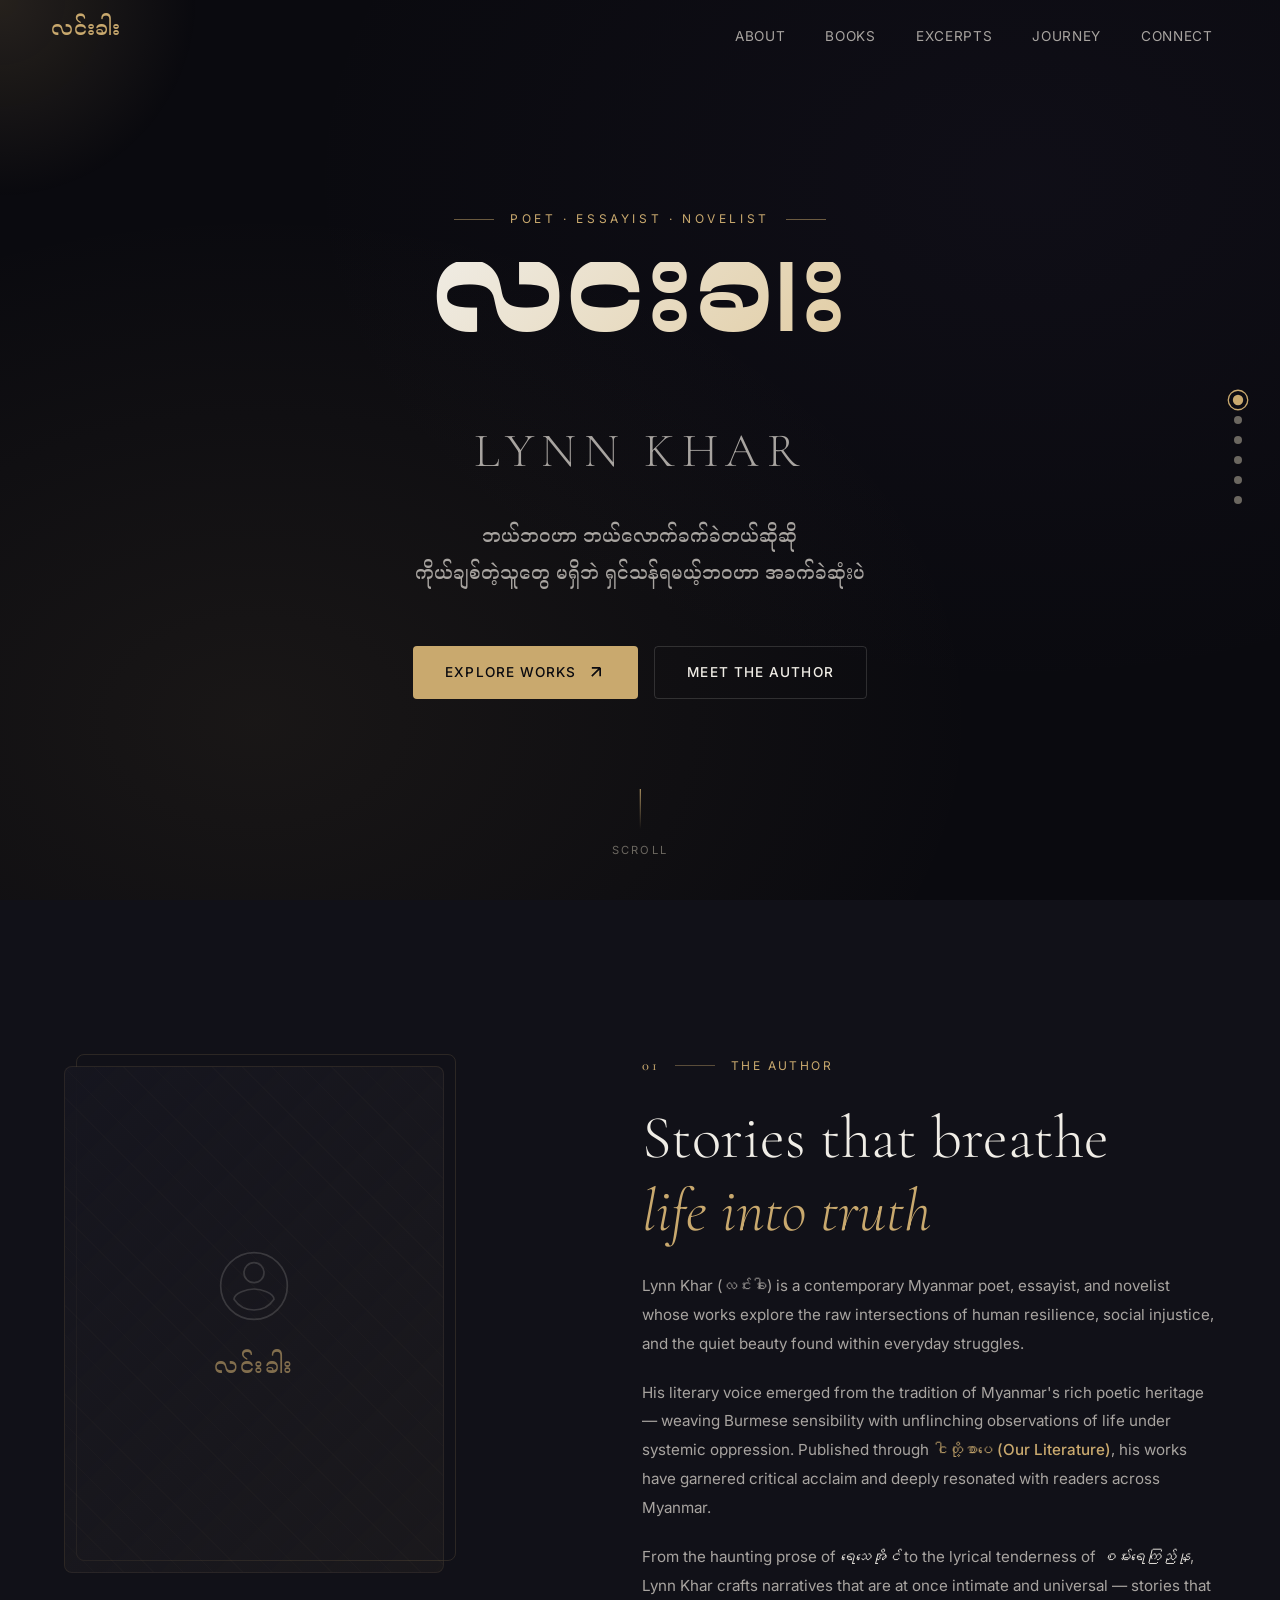
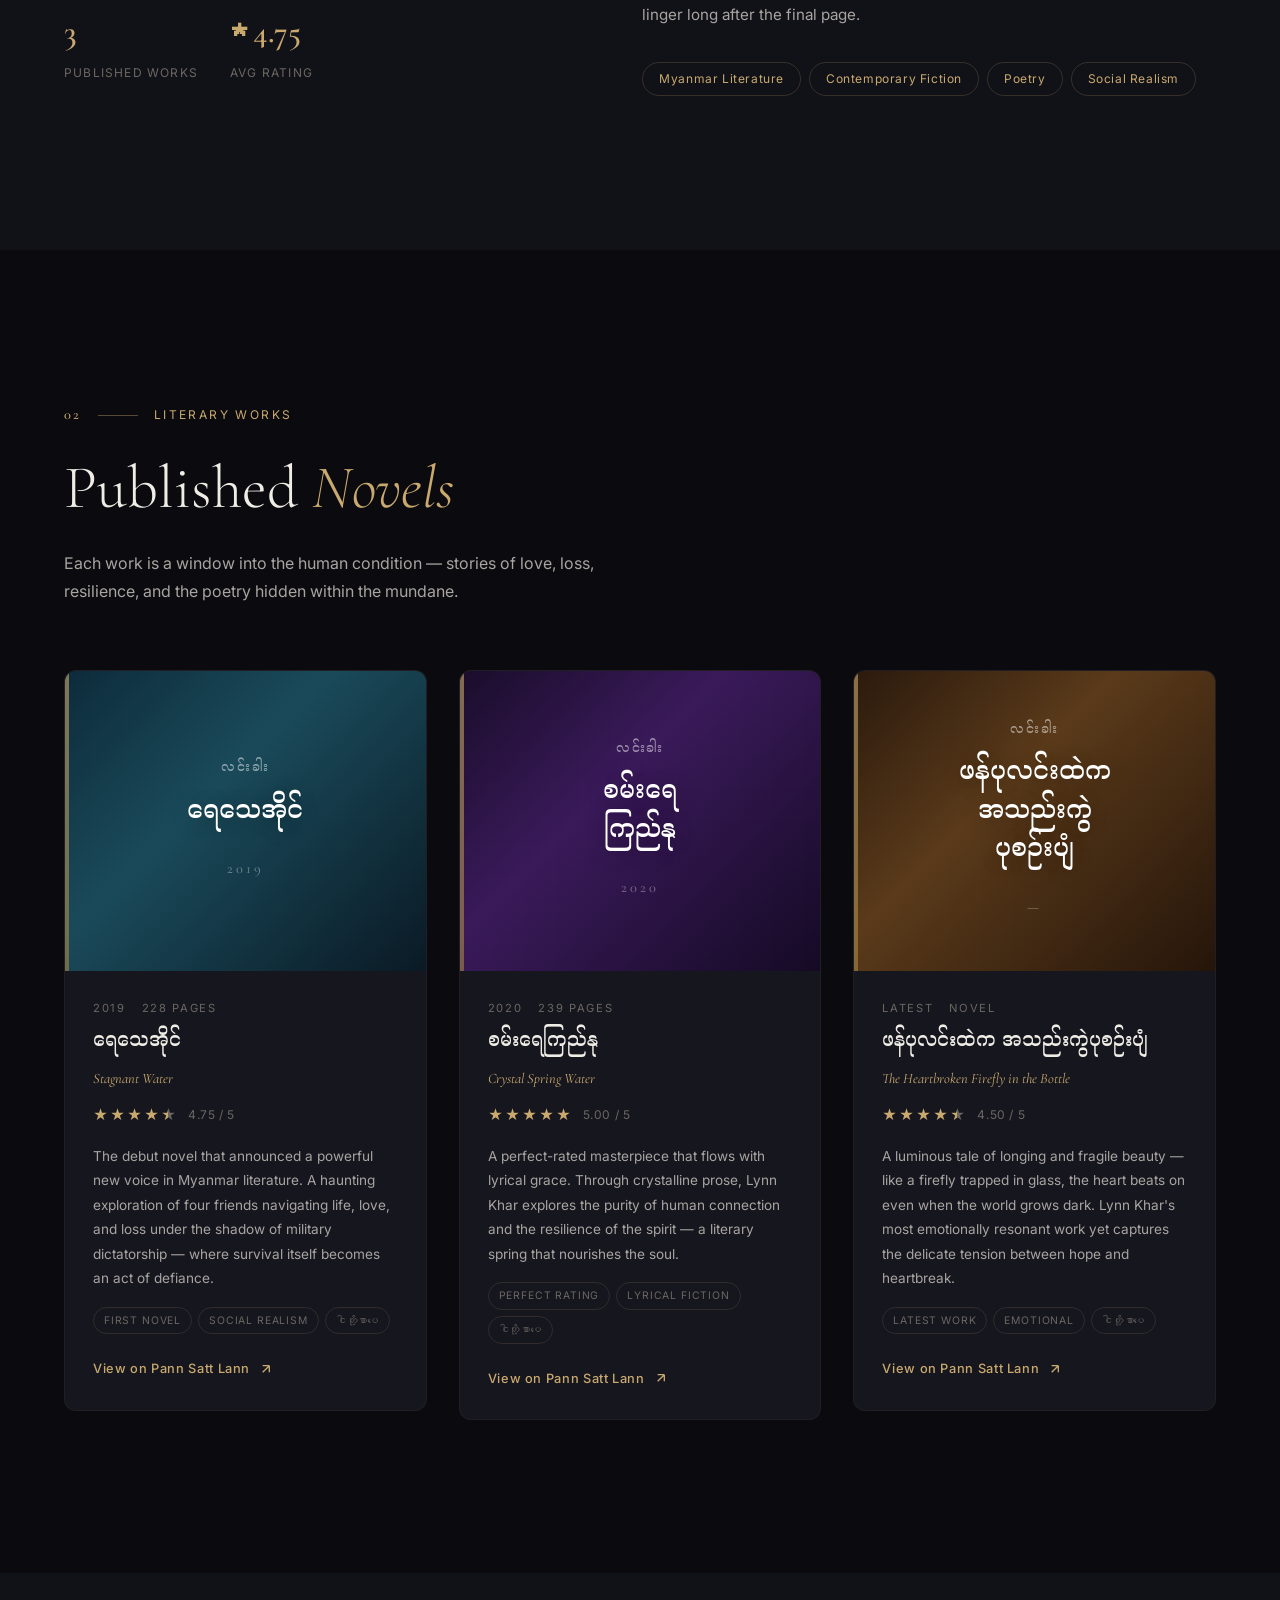
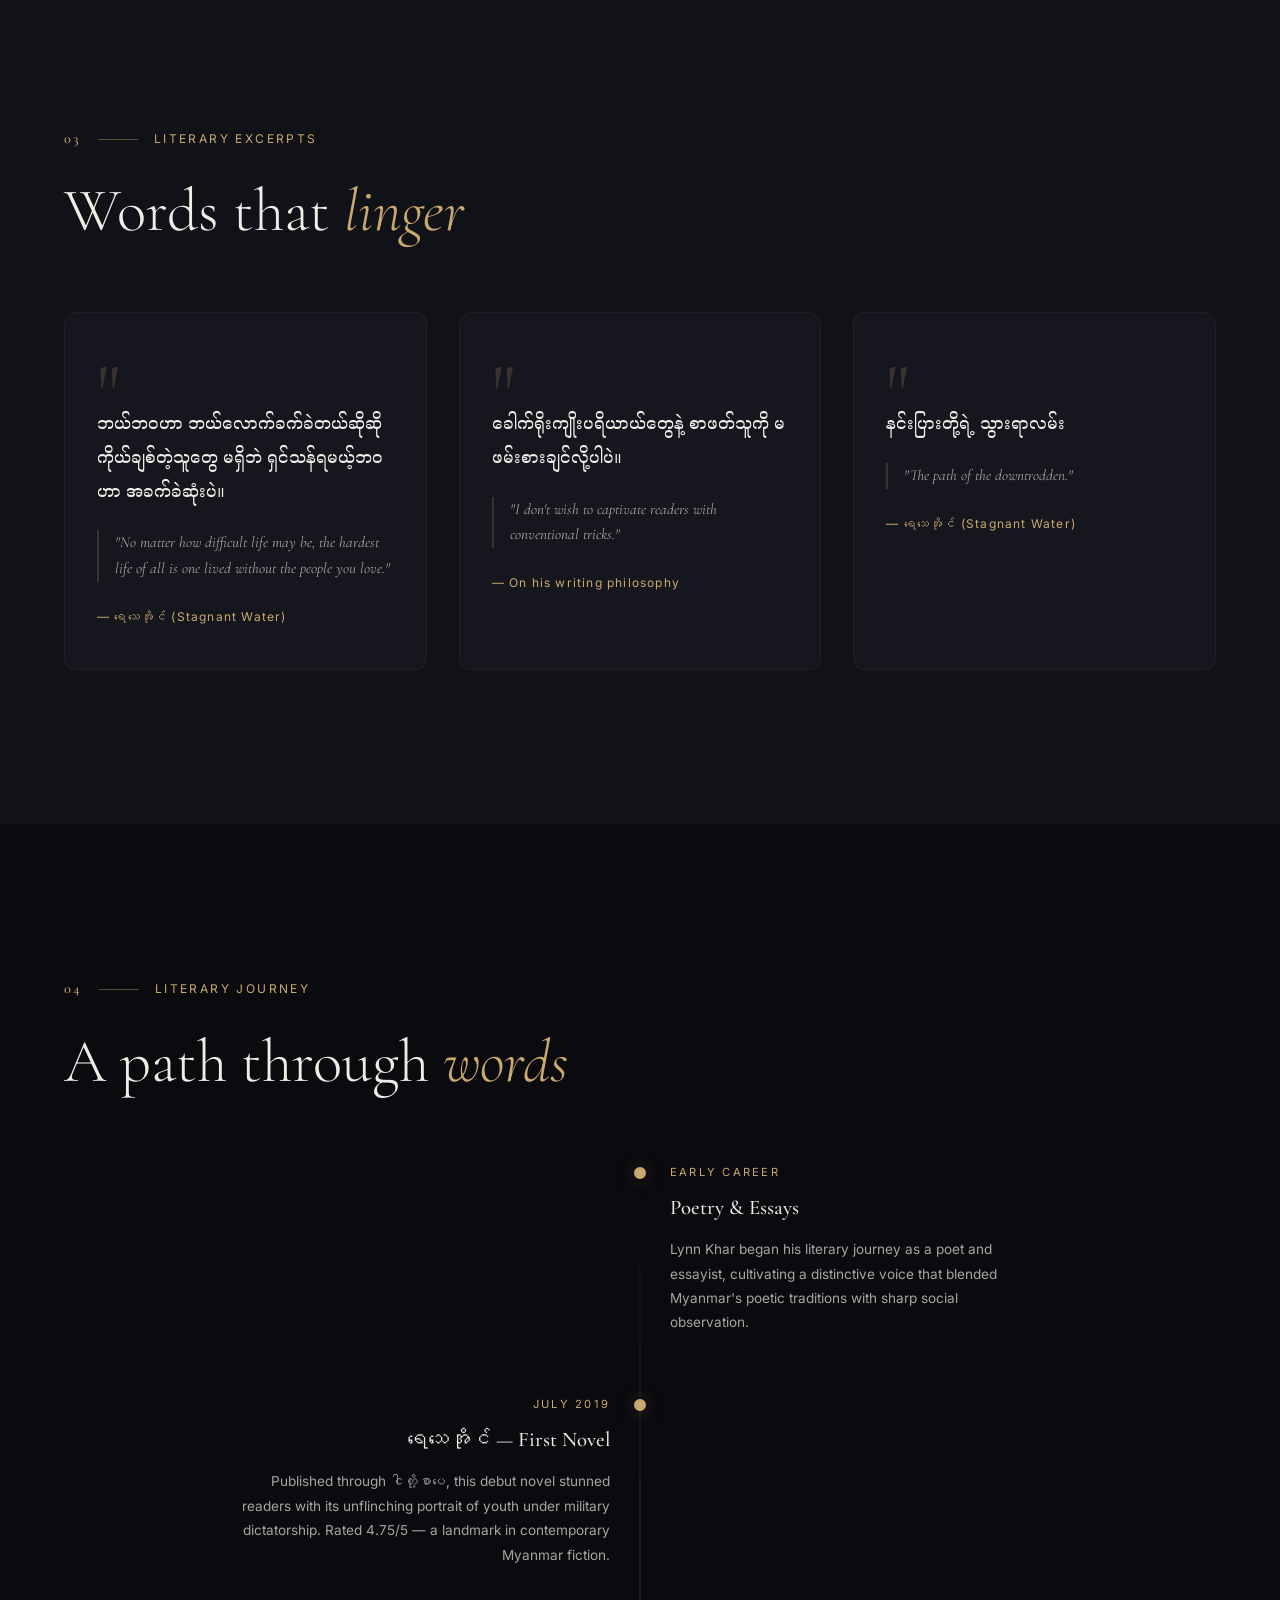
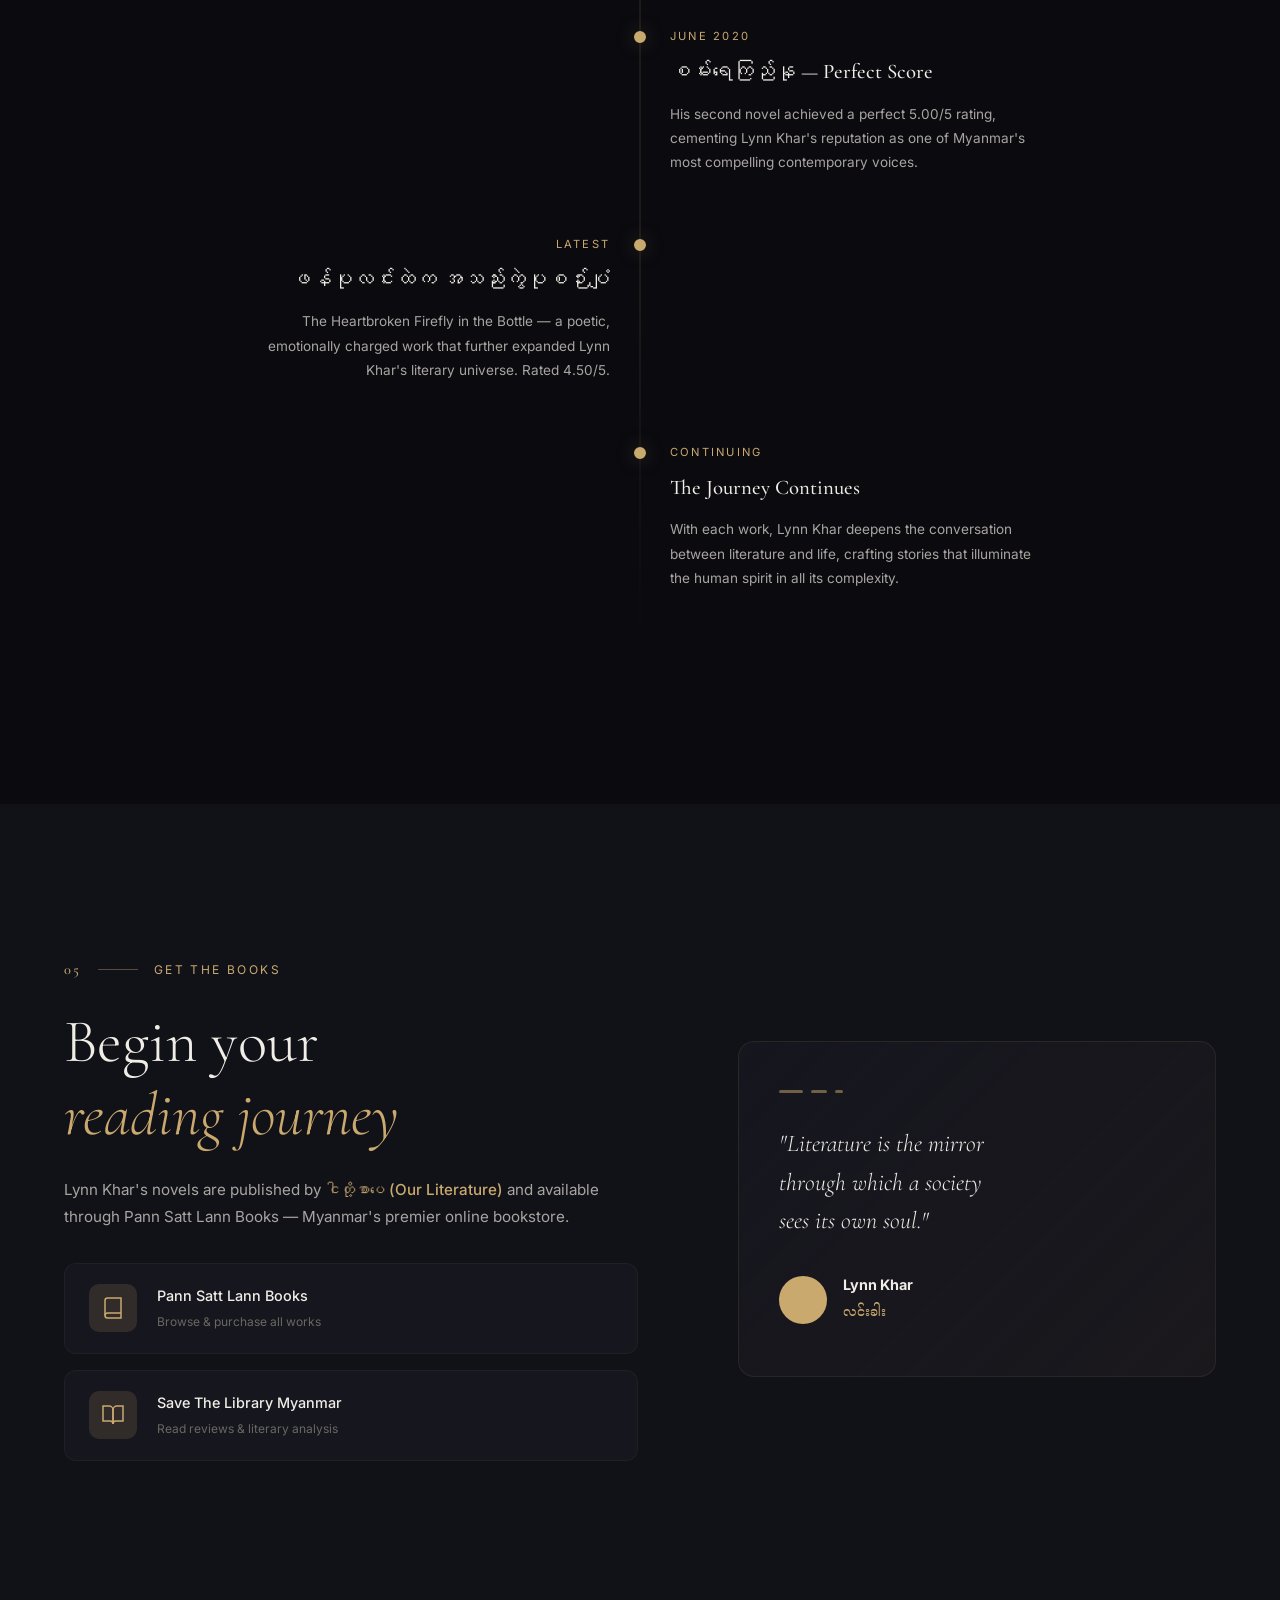
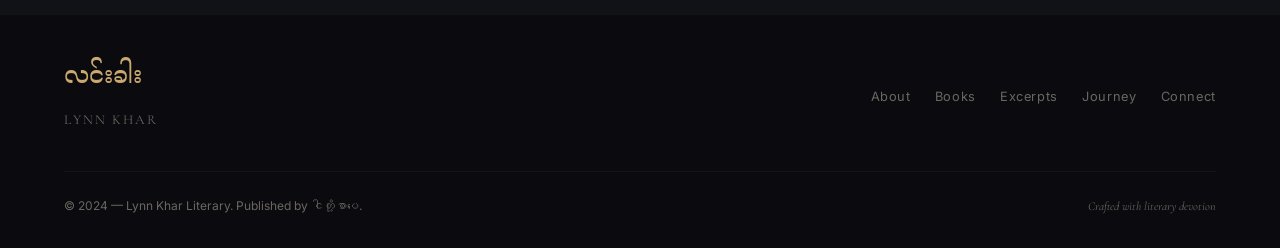
<file: lynn-khar/index.html>
<!DOCTYPE html>
<html lang="my">
<head>
    <meta charset="UTF-8">
    <meta name="viewport" content="width=device-width, initial-scale=1.0">
    <title>လင်းခါး — Lynn Khar | Poet · Essayist · Novelist</title>
    <meta name="description" content="Official promo page for Myanmar author Lynn Khar (လင်းခါး) — poet, essayist and novelist. Explore his literary works including ရေသေအိုင်, စမ်းရေကြည်နု, and ဖန်ပုလင်းထဲက အသည်းကွဲပုစဉ်းပျံ.">
    <link rel="preconnect" href="https://fonts.googleapis.com">
    <link rel="preconnect" href="https://fonts.gstatic.com" crossorigin>
    <link href="https://fonts.googleapis.com/css2?family=Cormorant+Garamond:ital,wght@0,300;0,400;0,500;0,600;0,700;1,300;1,400;1,500&family=Inter:wght@300;400;500;600&family=Noto+Serif+Myanmar:wght@100;200;300;400;500;600;700;800;900&display=swap" rel="stylesheet">
    <link rel="stylesheet" href="style.css">
</head>
<body>
    <!-- Cursor glow effect -->
    <div class="cursor-glow" id="cursorGlow"></div>

    <!-- Navigation -->
    <nav class="nav" id="nav">
        <div class="nav-inner">
            <a href="#hero" class="nav-logo">
                <span class="nav-logo-mm">လင်းခါး</span>
            </a>
            <button class="nav-toggle" id="navToggle" aria-label="Toggle menu">
                <span></span>
                <span></span>
                <span></span>
            </button>
            <ul class="nav-links" id="navLinks">
                <li><a href="#about" data-text="About">About</a></li>
                <li><a href="#books" data-text="Books">Books</a></li>
                <li><a href="#excerpts" data-text="Excerpts">Excerpts</a></li>
                <li><a href="#timeline" data-text="Journey">Journey</a></li>
                <li><a href="#contact" data-text="Connect">Connect</a></li>
            </ul>
        </div>
    </nav>

    <!-- Floating page indicator -->
    <div class="page-indicator" id="pageIndicator">
        <div class="indicator-dot active" data-section="hero"></div>
        <div class="indicator-dot" data-section="about"></div>
        <div class="indicator-dot" data-section="books"></div>
        <div class="indicator-dot" data-section="excerpts"></div>
        <div class="indicator-dot" data-section="timeline"></div>
        <div class="indicator-dot" data-section="contact"></div>
    </div>

    <!-- ===== HERO SECTION ===== -->
    <section class="hero" id="hero">
        <div class="hero-bg">
            <div class="hero-particles" id="heroParticles"></div>
            <div class="hero-gradient"></div>
        </div>
        <div class="hero-content">
            <div class="hero-badge reveal-up">
                <span class="badge-line"></span>
                <span>Poet · Essayist · Novelist</span>
                <span class="badge-line"></span>
            </div>
            <h1 class="hero-title">
                <span class="hero-title-mm reveal-up" style="--delay: 0.2s">လင်းခါး</span>
                <span class="hero-title-en reveal-up" style="--delay: 0.4s">Lynn Khar</span>
            </h1>
            <p class="hero-subtitle reveal-up" style="--delay: 0.6s">
                ဘယ်ဘဝဟာ ဘယ်လောက်ခက်ခဲတယ်ဆိုဆို<br>
                ကိုယ်ချစ်တဲ့သူတွေ မရှိဘဲ ရှင်သန်ရမယ့်ဘဝဟာ အခက်ခဲဆုံးပဲ
            </p>
            <div class="hero-cta reveal-up" style="--delay: 0.8s">
                <a href="#books" class="btn btn-primary">
                    <span>Explore Works</span>
                    <svg width="20" height="20" viewBox="0 0 24 24" fill="none" stroke="currentColor" stroke-width="2"><path d="M7 17L17 7M17 7H7M17 7V17"/></svg>
                </a>
                <a href="#about" class="btn btn-ghost">
                    <span>Meet the Author</span>
                </a>
            </div>
        </div>
        <div class="hero-scroll-indicator">
            <div class="scroll-line"></div>
            <span>Scroll</span>
        </div>
    </section>

    <!-- ===== ABOUT SECTION ===== -->
    <section class="section about" id="about">
        <div class="section-inner">
            <div class="about-grid">
                <div class="about-visual reveal-left">
                    <div class="about-image-frame">
                        <div class="about-image-placeholder">
                            <div class="placeholder-icon">
                                <svg width="80" height="80" viewBox="0 0 24 24" fill="none" stroke="currentColor" stroke-width="0.5" opacity="0.4">
                                    <path d="M12 2C6.48 2 2 6.48 2 12s4.48 10 10 10 10-4.48 10-10S17.52 2 12 2zm0 3c1.66 0 3 1.34 3 3s-1.34 3-3 3-3-1.34-3-3 1.34-3 3-3zm0 14.2c-2.5 0-4.71-1.28-6-3.22.03-1.99 4-3.08 6-3.08 1.99 0 5.97 1.09 6 3.08-1.29 1.94-3.5 3.22-6 3.22z"/>
                                </svg>
                            </div>
                            <span class="placeholder-text">လင်းခါး</span>
                        </div>
                        <div class="about-image-decoration"></div>
                    </div>
                    <div class="about-stats">
                        <div class="stat-item">
                            <span class="stat-number" data-count="3">0</span>
                            <span class="stat-label">Published Works</span>
                        </div>
                        <div class="stat-item">
                            <span class="stat-number">★ 4.75</span>
                            <span class="stat-label">Avg Rating</span>
                        </div>
                    </div>
                </div>
                <div class="about-content reveal-right">
                    <div class="section-label">
                        <span class="label-number">01</span>
                        <span class="label-line"></span>
                        <span>The Author</span>
                    </div>
                    <h2 class="section-title">
                        Stories that breathe<br>
                        <em>life into truth</em>
                    </h2>
                    <div class="about-text">
                        <p>
                            Lynn Khar (လင်းခါး) is a contemporary Myanmar poet, essayist, and novelist whose works explore the raw intersections of human resilience, social injustice, and the quiet beauty found within everyday struggles.
                        </p>
                        <p>
                            His literary voice emerged from the tradition of Myanmar's rich poetic heritage — weaving Burmese sensibility with unflinching observations of life under systemic oppression. Published through <strong>ငါတို့စာပေ (Our Literature)</strong>, his works have garnered critical acclaim and deeply resonated with readers across Myanmar.
                        </p>
                        <p>
                            From the haunting prose of <em>ရေသေအိုင်</em> to the lyrical tenderness of <em>စမ်းရေကြည်နု</em>, Lynn Khar crafts narratives that are at once intimate and universal — stories that linger long after the final page.
                        </p>
                    </div>
                    <div class="about-tags">
                        <span class="tag">Myanmar Literature</span>
                        <span class="tag">Contemporary Fiction</span>
                        <span class="tag">Poetry</span>
                        <span class="tag">Social Realism</span>
                    </div>
                </div>
            </div>
        </div>
    </section>

    <!-- ===== BOOKS SECTION ===== -->
    <section class="section books" id="books">
        <div class="section-inner">
            <div class="section-header reveal-up">
                <div class="section-label">
                    <span class="label-number">02</span>
                    <span class="label-line"></span>
                    <span>Literary Works</span>
                </div>
                <h2 class="section-title">Published <em>Novels</em></h2>
                <p class="section-desc">Each work is a window into the human condition — stories of love, loss, resilience, and the poetry hidden within the mundane.</p>
            </div>
            <div class="books-grid">

                <!-- Book 1 -->
                <article class="book-card reveal-up" style="--delay: 0.1s">
                    <div class="book-card-inner">
                        <div class="book-cover">
                            <div class="book-cover-art book-1">
                                <div class="cover-pattern"></div>
                                <div class="cover-content">
                                    <span class="cover-author">လင်းခါး</span>
                                    <h3 class="cover-title">ရေသေအိုင်</h3>
                                    <span class="cover-year">2019</span>
                                </div>
                            </div>
                            <div class="book-spine"></div>
                        </div>
                        <div class="book-info">
                            <div class="book-meta">
                                <span class="book-year">2019</span>
                                <span class="book-pages">228 pages</span>
                            </div>
                            <h3 class="book-title">ရေသေအိုင်</h3>
                            <p class="book-title-en">Stagnant Water</p>
                            <div class="book-rating">
                                <div class="stars">
                                    <span class="star filled">★</span>
                                    <span class="star filled">★</span>
                                    <span class="star filled">★</span>
                                    <span class="star filled">★</span>
                                    <span class="star half">★</span>
                                </div>
                                <span class="rating-text">4.75 / 5</span>
                            </div>
                            <p class="book-desc">
                                The debut novel that announced a powerful new voice in Myanmar literature. A haunting exploration of four friends navigating life, love, and loss under the shadow of military dictatorship — where survival itself becomes an act of defiance.
                            </p>
                            <div class="book-tags">
                                <span>First Novel</span>
                                <span>Social Realism</span>
                                <span>ငါတို့စာပေ</span>
                            </div>
                            <a href="https://www.pannsattlann.com/product/yay-thay-eain/" target="_blank" rel="noopener" class="book-link">
                                <span>View on Pann Satt Lann</span>
                                <svg width="16" height="16" viewBox="0 0 24 24" fill="none" stroke="currentColor" stroke-width="2"><path d="M7 17L17 7M17 7H7M17 7V17"/></svg>
                            </a>
                        </div>
                    </div>
                </article>

                <!-- Book 2 -->
                <article class="book-card reveal-up" style="--delay: 0.3s">
                    <div class="book-card-inner">
                        <div class="book-cover">
                            <div class="book-cover-art book-2">
                                <div class="cover-pattern"></div>
                                <div class="cover-content">
                                    <span class="cover-author">လင်းခါး</span>
                                    <h3 class="cover-title">စမ်းရေ<br>ကြည်နု</h3>
                                    <span class="cover-year">2020</span>
                                </div>
                            </div>
                            <div class="book-spine"></div>
                        </div>
                        <div class="book-info">
                            <div class="book-meta">
                                <span class="book-year">2020</span>
                                <span class="book-pages">239 pages</span>
                            </div>
                            <h3 class="book-title">စမ်းရေကြည်နု</h3>
                            <p class="book-title-en">Crystal Spring Water</p>
                            <div class="book-rating">
                                <div class="stars">
                                    <span class="star filled">★</span>
                                    <span class="star filled">★</span>
                                    <span class="star filled">★</span>
                                    <span class="star filled">★</span>
                                    <span class="star filled">★</span>
                                </div>
                                <span class="rating-text">5.00 / 5</span>
                            </div>
                            <p class="book-desc">
                                A perfect-rated masterpiece that flows with lyrical grace. Through crystalline prose, Lynn Khar explores the purity of human connection and the resilience of the spirit — a literary spring that nourishes the soul.
                            </p>
                            <div class="book-tags">
                                <span>Perfect Rating</span>
                                <span>Lyrical Fiction</span>
                                <span>ငါတို့စာပေ</span>
                            </div>
                            <a href="https://www.pannsattlann.com/product/sann-yay-kyi-nu/" target="_blank" rel="noopener" class="book-link">
                                <span>View on Pann Satt Lann</span>
                                <svg width="16" height="16" viewBox="0 0 24 24" fill="none" stroke="currentColor" stroke-width="2"><path d="M7 17L17 7M17 7H7M17 7V17"/></svg>
                            </a>
                        </div>
                    </div>
                </article>

                <!-- Book 3 -->
                <article class="book-card reveal-up" style="--delay: 0.5s">
                    <div class="book-card-inner">
                        <div class="book-cover">
                            <div class="book-cover-art book-3">
                                <div class="cover-pattern"></div>
                                <div class="cover-content">
                                    <span class="cover-author">လင်းခါး</span>
                                    <h3 class="cover-title">ဖန်ပုလင်းထဲက<br>အသည်းကွဲ<br>ပုစဉ်းပျံ</h3>
                                    <span class="cover-year">—</span>
                                </div>
                            </div>
                            <div class="book-spine"></div>
                        </div>
                        <div class="book-info">
                            <div class="book-meta">
                                <span class="book-year">Latest</span>
                                <span class="book-pages">Novel</span>
                            </div>
                            <h3 class="book-title">ဖန်ပုလင်းထဲက အသည်းကွဲပုစဉ်းပျံ</h3>
                            <p class="book-title-en">The Heartbroken Firefly in the Bottle</p>
                            <div class="book-rating">
                                <div class="stars">
                                    <span class="star filled">★</span>
                                    <span class="star filled">★</span>
                                    <span class="star filled">★</span>
                                    <span class="star filled">★</span>
                                    <span class="star half">★</span>
                                </div>
                                <span class="rating-text">4.50 / 5</span>
                            </div>
                            <p class="book-desc">
                                A luminous tale of longing and fragile beauty — like a firefly trapped in glass, the heart beats on even when the world grows dark. Lynn Khar's most emotionally resonant work yet captures the delicate tension between hope and heartbreak.
                            </p>
                            <div class="book-tags">
                                <span>Latest Work</span>
                                <span>Emotional</span>
                                <span>ငါတို့စာပေ</span>
                            </div>
                            <a href="https://www.pannsattlann.com/author-tag/linn-khar/" target="_blank" rel="noopener" class="book-link">
                                <span>View on Pann Satt Lann</span>
                                <svg width="16" height="16" viewBox="0 0 24 24" fill="none" stroke="currentColor" stroke-width="2"><path d="M7 17L17 7M17 7H7M17 7V17"/></svg>
                            </a>
                        </div>
                    </div>
                </article>

            </div>
        </div>
    </section>

    <!-- ===== EXCERPTS / QUOTES SECTION ===== -->
    <section class="section excerpts" id="excerpts">
        <div class="section-inner">
            <div class="section-header reveal-up">
                <div class="section-label">
                    <span class="label-number">03</span>
                    <span class="label-line"></span>
                    <span>Literary Excerpts</span>
                </div>
                <h2 class="section-title">Words that <em>linger</em></h2>
            </div>
            <div class="quotes-carousel">
                <div class="quote-card active reveal-up" style="--delay: 0.1s">
                    <div class="quote-mark">"</div>
                    <blockquote class="quote-text">
                        ဘယ်ဘဝဟာ ဘယ်လောက်ခက်ခဲတယ်ဆိုဆို ကိုယ်ချစ်တဲ့သူတွေ မရှိဘဲ ရှင်သန်ရမယ့်ဘဝဟာ အခက်ခဲဆုံးပဲ။
                    </blockquote>
                    <p class="quote-translation">
                        "No matter how difficult life may be, the hardest life of all is one lived without the people you love."
                    </p>
                    <cite class="quote-source">— ရေသေအိုင် (Stagnant Water)</cite>
                </div>
                <div class="quote-card reveal-up" style="--delay: 0.3s">
                    <div class="quote-mark">"</div>
                    <blockquote class="quote-text">
                        ခေါက်ရိုးကျိုးပရိယာယ်တွေနဲ့ စာဖတ်သူကို မဖမ်းစားချင်လို့ပါပဲ။
                    </blockquote>
                    <p class="quote-translation">
                        "I don't wish to captivate readers with conventional tricks."
                    </p>
                    <cite class="quote-source">— On his writing philosophy</cite>
                </div>
                <div class="quote-card reveal-up" style="--delay: 0.5s">
                    <div class="quote-mark">"</div>
                    <blockquote class="quote-text">
                        နင်းပြားတို့ရဲ့ သွားရာလမ်း
                    </blockquote>
                    <p class="quote-translation">
                        "The path of the downtrodden."
                    </p>
                    <cite class="quote-source">— ရေသေအိုင် (Stagnant Water)</cite>
                </div>
            </div>
        </div>
    </section>

    <!-- ===== TIMELINE SECTION ===== -->
    <section class="section timeline-section" id="timeline">
        <div class="section-inner">
            <div class="section-header reveal-up">
                <div class="section-label">
                    <span class="label-number">04</span>
                    <span class="label-line"></span>
                    <span>Literary Journey</span>
                </div>
                <h2 class="section-title">A path through <em>words</em></h2>
            </div>
            <div class="timeline">
                <div class="timeline-line"></div>

                <div class="timeline-item reveal-left">
                    <div class="timeline-marker"></div>
                    <div class="timeline-content">
                        <span class="timeline-date">Early Career</span>
                        <h3>Poetry & Essays</h3>
                        <p>Lynn Khar began his literary journey as a poet and essayist, cultivating a distinctive voice that blended Myanmar's poetic traditions with sharp social observation.</p>
                    </div>
                </div>

                <div class="timeline-item reveal-right">
                    <div class="timeline-marker"></div>
                    <div class="timeline-content">
                        <span class="timeline-date">July 2019</span>
                        <h3>ရေသေအိုင် — First Novel</h3>
                        <p>Published through ငါတို့စာပေ, this debut novel stunned readers with its unflinching portrait of youth under military dictatorship. Rated 4.75/5 — a landmark in contemporary Myanmar fiction.</p>
                    </div>
                </div>

                <div class="timeline-item reveal-left">
                    <div class="timeline-marker"></div>
                    <div class="timeline-content">
                        <span class="timeline-date">June 2020</span>
                        <h3>စမ်းရေကြည်နု — Perfect Score</h3>
                        <p>His second novel achieved a perfect 5.00/5 rating, cementing Lynn Khar's reputation as one of Myanmar's most compelling contemporary voices.</p>
                    </div>
                </div>

                <div class="timeline-item reveal-right">
                    <div class="timeline-marker"></div>
                    <div class="timeline-content">
                        <span class="timeline-date">Latest</span>
                        <h3>ဖန်ပုလင်းထဲက အသည်းကွဲပုစဉ်းပျံ</h3>
                        <p>The Heartbroken Firefly in the Bottle — a poetic, emotionally charged work that further expanded Lynn Khar's literary universe. Rated 4.50/5.</p>
                    </div>
                </div>

                <div class="timeline-item reveal-left">
                    <div class="timeline-marker active"></div>
                    <div class="timeline-content">
                        <span class="timeline-date">Continuing</span>
                        <h3>The Journey Continues</h3>
                        <p>With each work, Lynn Khar deepens the conversation between literature and life, crafting stories that illuminate the human spirit in all its complexity.</p>
                    </div>
                </div>
            </div>
        </div>
    </section>

    <!-- ===== PUBLISHER / CONNECT SECTION ===== -->
    <section class="section contact" id="contact">
        <div class="section-inner">
            <div class="contact-grid">
                <div class="contact-content reveal-left">
                    <div class="section-label">
                        <span class="label-number">05</span>
                        <span class="label-line"></span>
                        <span>Get the Books</span>
                    </div>
                    <h2 class="section-title">
                        Begin your<br><em>reading journey</em>
                    </h2>
                    <p class="contact-desc">
                        Lynn Khar's novels are published by <strong>ငါတို့စာပေ (Our Literature)</strong> and available through Pann Satt Lann Books — Myanmar's premier online bookstore.
                    </p>
                    <div class="contact-links">
                        <a href="https://www.pannsattlann.com/author-tag/linn-khar/" target="_blank" rel="noopener" class="contact-link-card">
                            <div class="link-icon">
                                <svg width="24" height="24" viewBox="0 0 24 24" fill="none" stroke="currentColor" stroke-width="1.5">
                                    <path d="M4 19.5A2.5 2.5 0 0 1 6.5 17H20"/>
                                    <path d="M6.5 2H20v20H6.5A2.5 2.5 0 0 1 4 19.5v-15A2.5 2.5 0 0 1 6.5 2z"/>
                                </svg>
                            </div>
                            <div>
                                <h4>Pann Satt Lann Books</h4>
                                <p>Browse & purchase all works</p>
                            </div>
                            <svg width="20" height="20" viewBox="0 0 24 24" fill="none" stroke="currentColor" stroke-width="2"><path d="M7 17L17 7M17 7H7M17 7V17"/></svg>
                        </a>
                        <a href="https://savethelibrarymyanmar.org/review/435/show" target="_blank" rel="noopener" class="contact-link-card">
                            <div class="link-icon">
                                <svg width="24" height="24" viewBox="0 0 24 24" fill="none" stroke="currentColor" stroke-width="1.5">
                                    <path d="M2 3h6a4 4 0 0 1 4 4v14a3 3 0 0 0-3-3H2z"/>
                                    <path d="M22 3h-6a4 4 0 0 0-4 4v14a3 3 0 0 1 3-3h7z"/>
                                </svg>
                            </div>
                            <div>
                                <h4>Save The Library Myanmar</h4>
                                <p>Read reviews & literary analysis</p>
                            </div>
                            <svg width="20" height="20" viewBox="0 0 24 24" fill="none" stroke="currentColor" stroke-width="2"><path d="M7 17L17 7M17 7H7M17 7V17"/></svg>
                        </a>
                    </div>
                </div>
                <div class="contact-visual reveal-right">
                    <div class="contact-quote-card">
                        <div class="cq-decoration">
                            <span></span><span></span><span></span>
                        </div>
                        <blockquote>
                            "Literature is the mirror<br>through which a society<br>sees its own soul."
                        </blockquote>
                        <div class="cq-author">
                            <div class="cq-avatar">
                                <span>L</span>
                            </div>
                            <div>
                                <strong>Lynn Khar</strong>
                                <span>လင်းခါး</span>
                            </div>
                        </div>
                    </div>
                </div>
            </div>
        </div>
    </section>

    <!-- ===== FOOTER ===== -->
    <footer class="footer">
        <div class="footer-inner">
            <div class="footer-top">
                <div class="footer-brand">
                    <span class="footer-logo-mm">လင်းခါး</span>
                    <span class="footer-logo-en">Lynn Khar</span>
                </div>
                <div class="footer-nav">
                    <a href="#about">About</a>
                    <a href="#books">Books</a>
                    <a href="#excerpts">Excerpts</a>
                    <a href="#timeline">Journey</a>
                    <a href="#contact">Connect</a>
                </div>
            </div>
            <div class="footer-bottom">
                <p>&copy; 2024 — Lynn Khar Literary. Published by ငါတို့စာပေ.</p>
                <p class="footer-credit">Crafted with literary devotion</p>
            </div>
        </div>
    </footer>

    <script src="script.js"></script>
</body>
</html>
</file>
<file: lynn-khar/style.css>
/* ===================================================
   LYNN KHAR — Author Promo Website
   Immersive, Minimalist, Literary Design
   =================================================== */

/* --- CSS Custom Properties --- */
:root {
    --bg-primary: #0a0a0f;
    --bg-secondary: #111118;
    --bg-card: #16161f;
    --bg-card-hover: #1c1c28;

    --text-primary: #f0ede6;
    --text-secondary: #a8a4a0;
    --text-muted: #6b6760;

    --accent: #c9a96e;
    --accent-light: #dfc89a;
    --accent-dark: #a68744;
    --accent-glow: rgba(201, 169, 110, 0.15);

    --book-1: #1a3a4a;
    --book-2: #2a1a3a;
    --book-3: #3a2a1a;

    --font-serif: 'Cormorant Garamond', 'Georgia', serif;
    --font-sans: 'Inter', -apple-system, BlinkMacSystemFont, sans-serif;
    --font-myanmar: 'Noto Serif Myanmar', serif;

    --ease-out-expo: cubic-bezier(0.16, 1, 0.3, 1);
    --ease-out-quart: cubic-bezier(0.25, 1, 0.5, 1);
    --ease-in-out: cubic-bezier(0.65, 0, 0.35, 1);

    --nav-height: 72px;
    --section-padding: clamp(80px, 12vw, 160px);
}

/* --- Reset & Base --- */
*, *::before, *::after {
    margin: 0;
    padding: 0;
    box-sizing: border-box;
}

html {
    scroll-behavior: smooth;
    -webkit-font-smoothing: antialiased;
    -moz-osx-font-smoothing: grayscale;
    font-size: 16px;
    scrollbar-width: thin;
    scrollbar-color: var(--accent-dark) var(--bg-primary);
}

body {
    font-family: var(--font-sans);
    background: var(--bg-primary);
    color: var(--text-primary);
    line-height: 1.7;
    overflow-x: hidden;
}

::-webkit-scrollbar { width: 6px; }
::-webkit-scrollbar-track { background: var(--bg-primary); }
::-webkit-scrollbar-thumb { background: var(--accent-dark); border-radius: 3px; }
::-webkit-scrollbar-thumb:hover { background: var(--accent); }

a { color: inherit; text-decoration: none; }
img { max-width: 100%; height: auto; display: block; }

::selection {
    background: var(--accent);
    color: var(--bg-primary);
}

/* --- Cursor Glow --- */
.cursor-glow {
    position: fixed;
    width: 400px;
    height: 400px;
    border-radius: 50%;
    background: radial-gradient(circle, var(--accent-glow) 0%, transparent 70%);
    pointer-events: none;
    z-index: 9999;
    transform: translate(-50%, -50%);
    transition: opacity 0.3s;
    opacity: 0;
}

@media (hover: hover) {
    .cursor-glow { opacity: 1; }
}

/* --- Navigation --- */
.nav {
    position: fixed;
    top: 0;
    left: 0;
    right: 0;
    z-index: 1000;
    padding: 0 clamp(20px, 4vw, 60px);
    height: var(--nav-height);
    display: flex;
    align-items: center;
    transition: all 0.5s var(--ease-out-expo);
}

.nav.scrolled {
    background: rgba(10, 10, 15, 0.85);
    backdrop-filter: blur(20px) saturate(1.8);
    -webkit-backdrop-filter: blur(20px) saturate(1.8);
    border-bottom: 1px solid rgba(201, 169, 110, 0.08);
}

.nav-inner {
    width: 100%;
    max-width: 1400px;
    margin: 0 auto;
    display: flex;
    align-items: center;
    justify-content: space-between;
}

.nav-logo {
    display: flex;
    align-items: center;
    gap: 12px;
    z-index: 1001;
}

.nav-logo-mm {
    font-family: var(--font-myanmar);
    font-size: 1.3rem;
    font-weight: 600;
    color: var(--accent);
    letter-spacing: 0.02em;
}

.nav-toggle {
    display: none;
    flex-direction: column;
    gap: 6px;
    background: none;
    border: none;
    cursor: pointer;
    padding: 8px;
    z-index: 1001;
}

.nav-toggle span {
    display: block;
    width: 24px;
    height: 1.5px;
    background: var(--text-primary);
    transition: all 0.3s var(--ease-out-expo);
    transform-origin: center;
}

.nav-toggle.active span:nth-child(1) { transform: rotate(45deg) translate(5px, 5px); }
.nav-toggle.active span:nth-child(2) { opacity: 0; }
.nav-toggle.active span:nth-child(3) { transform: rotate(-45deg) translate(5px, -5px); }

.nav-links {
    display: flex;
    list-style: none;
    gap: 8px;
}

.nav-links a {
    position: relative;
    padding: 8px 16px;
    font-size: 0.85rem;
    font-weight: 400;
    letter-spacing: 0.05em;
    text-transform: uppercase;
    color: var(--text-secondary);
    transition: color 0.3s;
}

.nav-links a::after {
    content: '';
    position: absolute;
    bottom: 4px;
    left: 16px;
    right: 16px;
    height: 1px;
    background: var(--accent);
    transform: scaleX(0);
    transform-origin: right;
    transition: transform 0.4s var(--ease-out-expo);
}

.nav-links a:hover { color: var(--accent); }
.nav-links a:hover::after { transform: scaleX(1); transform-origin: left; }

/* --- Page Indicator --- */
.page-indicator {
    position: fixed;
    right: clamp(16px, 3vw, 40px);
    top: 50%;
    transform: translateY(-50%);
    z-index: 100;
    display: flex;
    flex-direction: column;
    gap: 12px;
}

.indicator-dot {
    width: 8px;
    height: 8px;
    border-radius: 50%;
    background: var(--text-muted);
    cursor: pointer;
    transition: all 0.4s var(--ease-out-expo);
    position: relative;
}

.indicator-dot::before {
    content: '';
    position: absolute;
    inset: -4px;
    border-radius: 50%;
    border: 1px solid transparent;
    transition: all 0.4s var(--ease-out-expo);
}

.indicator-dot.active {
    background: var(--accent);
    transform: scale(1.3);
}

.indicator-dot.active::before {
    border-color: var(--accent);
}

/* --- Hero Section --- */
.hero {
    position: relative;
    min-height: 100vh;
    display: flex;
    align-items: center;
    justify-content: center;
    overflow: hidden;
}

.hero-bg {
    position: absolute;
    inset: 0;
    z-index: 0;
}

.hero-particles {
    position: absolute;
    inset: 0;
}

.hero-particle {
    position: absolute;
    width: 2px;
    height: 2px;
    background: var(--accent);
    border-radius: 50%;
    opacity: 0;
    animation: float-particle 8s infinite;
}

@keyframes float-particle {
    0% { opacity: 0; transform: translateY(100vh) scale(0); }
    10% { opacity: 0.6; }
    90% { opacity: 0.6; }
    100% { opacity: 0; transform: translateY(-10vh) scale(1); }
}

.hero-gradient {
    position: absolute;
    inset: 0;
    background:
        radial-gradient(ellipse at 20% 80%, rgba(201, 169, 110, 0.08) 0%, transparent 50%),
        radial-gradient(ellipse at 80% 20%, rgba(100, 80, 150, 0.06) 0%, transparent 50%),
        radial-gradient(ellipse at 50% 50%, rgba(10, 10, 15, 0.4) 0%, transparent 80%),
        linear-gradient(180deg, var(--bg-primary) 0%, transparent 30%, transparent 70%, var(--bg-primary) 100%);
}

.hero-content {
    position: relative;
    z-index: 1;
    text-align: center;
    padding: 0 clamp(20px, 5vw, 80px);
    max-width: 900px;
}

.hero-badge {
    display: inline-flex;
    align-items: center;
    gap: 16px;
    font-size: 0.75rem;
    letter-spacing: 0.3em;
    text-transform: uppercase;
    color: var(--accent);
    margin-bottom: 32px;
}

.badge-line {
    display: block;
    width: 40px;
    height: 1px;
    background: var(--accent);
    opacity: 0.5;
}

.hero-title {
    margin-bottom: 32px;
}

.hero-title-mm {
    display: block;
    font-family: var(--font-myanmar);
    font-size: clamp(3.5rem, 10vw, 8rem);
    font-weight: 700;
    line-height: 1.1;
    color: var(--text-primary);
    margin-bottom: 8px;
    background: linear-gradient(135deg, var(--text-primary) 0%, var(--accent-light) 50%, var(--text-primary) 100%);
    background-size: 200% 200%;
    -webkit-background-clip: text;
    -webkit-text-fill-color: transparent;
    background-clip: text;
    animation: shimmer 6s ease-in-out infinite;
}

@keyframes shimmer {
    0%, 100% { background-position: 0% 50%; }
    50% { background-position: 100% 50%; }
}

.hero-title-en {
    display: block;
    font-family: var(--font-serif);
    font-size: clamp(1.5rem, 4vw, 3rem);
    font-weight: 300;
    letter-spacing: 0.15em;
    color: var(--text-secondary);
    text-transform: uppercase;
}

.hero-subtitle {
    font-family: var(--font-myanmar);
    font-size: clamp(0.95rem, 2vw, 1.15rem);
    color: var(--text-secondary);
    line-height: 2;
    max-width: 600px;
    margin: 0 auto 48px;
    opacity: 0.8;
}

.hero-cta {
    display: flex;
    gap: 16px;
    justify-content: center;
    flex-wrap: wrap;
}

/* --- Buttons --- */
.btn {
    display: inline-flex;
    align-items: center;
    gap: 10px;
    padding: 14px 32px;
    font-size: 0.85rem;
    font-weight: 500;
    letter-spacing: 0.08em;
    text-transform: uppercase;
    border-radius: 4px;
    transition: all 0.4s var(--ease-out-expo);
    cursor: pointer;
    border: none;
    position: relative;
    overflow: hidden;
}

.btn-primary {
    background: var(--accent);
    color: var(--bg-primary);
}

.btn-primary::before {
    content: '';
    position: absolute;
    inset: 0;
    background: linear-gradient(135deg, transparent 0%, rgba(255,255,255,0.15) 50%, transparent 100%);
    transform: translateX(-100%);
    transition: transform 0.6s var(--ease-out-expo);
}

.btn-primary:hover::before { transform: translateX(100%); }
.btn-primary:hover { transform: translateY(-2px); box-shadow: 0 8px 32px rgba(201, 169, 110, 0.3); }

.btn-ghost {
    background: transparent;
    color: var(--text-primary);
    border: 1px solid rgba(240, 237, 230, 0.15);
}

.btn-ghost:hover {
    border-color: var(--accent);
    color: var(--accent);
    transform: translateY(-2px);
}

/* --- Scroll Indicator --- */
.hero-scroll-indicator {
    position: absolute;
    bottom: 40px;
    left: 50%;
    transform: translateX(-50%);
    display: flex;
    flex-direction: column;
    align-items: center;
    gap: 12px;
    color: var(--text-muted);
    font-size: 0.7rem;
    letter-spacing: 0.2em;
    text-transform: uppercase;
}

.scroll-line {
    width: 1px;
    height: 40px;
    background: linear-gradient(to bottom, var(--accent), transparent);
    animation: scroll-pulse 2s ease-in-out infinite;
}

@keyframes scroll-pulse {
    0%, 100% { opacity: 0.3; transform: scaleY(0.6); }
    50% { opacity: 1; transform: scaleY(1); }
}

/* --- Section Common --- */
.section {
    padding: var(--section-padding) clamp(20px, 5vw, 80px);
    position: relative;
}

.section-inner {
    max-width: 1200px;
    margin: 0 auto;
}

.section-label {
    display: flex;
    align-items: center;
    gap: 16px;
    font-size: 0.75rem;
    letter-spacing: 0.2em;
    text-transform: uppercase;
    color: var(--accent);
    margin-bottom: 24px;
}

.label-number {
    font-family: var(--font-serif);
    font-size: 0.9rem;
    font-weight: 500;
}

.label-line {
    display: block;
    width: 40px;
    height: 1px;
    background: var(--accent);
    opacity: 0.4;
}

.section-title {
    font-family: var(--font-serif);
    font-size: clamp(2rem, 5vw, 3.8rem);
    font-weight: 300;
    line-height: 1.2;
    color: var(--text-primary);
    margin-bottom: 24px;
}

.section-title em {
    font-style: italic;
    color: var(--accent);
}

.section-desc {
    font-size: 1rem;
    color: var(--text-secondary);
    max-width: 600px;
    line-height: 1.8;
}

.section-header {
    margin-bottom: 64px;
}

/* --- About Section --- */
.about {
    background: var(--bg-secondary);
}

.about-grid {
    display: grid;
    grid-template-columns: 1fr 1.2fr;
    gap: clamp(40px, 8vw, 100px);
    align-items: center;
}

.about-image-frame {
    position: relative;
    aspect-ratio: 3/4;
    max-width: 380px;
}

.about-image-placeholder {
    width: 100%;
    height: 100%;
    background: linear-gradient(135deg, var(--bg-card) 0%, rgba(201, 169, 110, 0.05) 100%);
    border-radius: 8px;
    display: flex;
    flex-direction: column;
    align-items: center;
    justify-content: center;
    gap: 20px;
    border: 1px solid rgba(201, 169, 110, 0.1);
    position: relative;
    overflow: hidden;
}

.about-image-placeholder::before {
    content: '';
    position: absolute;
    inset: 0;
    background: repeating-linear-gradient(
        45deg,
        transparent,
        transparent 20px,
        rgba(201, 169, 110, 0.02) 20px,
        rgba(201, 169, 110, 0.02) 21px
    );
}

.placeholder-icon { opacity: 0.4; }

.placeholder-text {
    font-family: var(--font-myanmar);
    font-size: 1.4rem;
    color: var(--accent);
    opacity: 0.6;
    letter-spacing: 0.1em;
}

.about-image-decoration {
    position: absolute;
    top: -12px;
    right: -12px;
    bottom: 12px;
    left: 12px;
    border: 1px solid var(--accent);
    border-radius: 8px;
    opacity: 0.15;
    z-index: -1;
}

.about-stats {
    display: flex;
    gap: 32px;
    margin-top: 32px;
}

.stat-item {
    display: flex;
    flex-direction: column;
    gap: 4px;
}

.stat-number {
    font-family: var(--font-serif);
    font-size: 2rem;
    font-weight: 600;
    color: var(--accent);
}

.stat-label {
    font-size: 0.75rem;
    color: var(--text-muted);
    letter-spacing: 0.1em;
    text-transform: uppercase;
}

.about-text p {
    color: var(--text-secondary);
    margin-bottom: 20px;
    font-size: 0.95rem;
    line-height: 1.9;
}

.about-text strong {
    color: var(--accent);
    font-weight: 500;
}

.about-text em {
    color: var(--text-primary);
    font-style: italic;
}

.about-tags {
    display: flex;
    flex-wrap: wrap;
    gap: 8px;
    margin-top: 32px;
}

.tag {
    padding: 6px 16px;
    font-size: 0.75rem;
    letter-spacing: 0.05em;
    border: 1px solid rgba(201, 169, 110, 0.2);
    border-radius: 100px;
    color: var(--accent);
    transition: all 0.3s;
}

.tag:hover {
    background: var(--accent-glow);
    border-color: var(--accent);
}

/* --- Books Section --- */
.books-grid {
    display: grid;
    grid-template-columns: repeat(3, 1fr);
    gap: 32px;
}

.book-card {
    perspective: 1000px;
}

.book-card-inner {
    background: var(--bg-card);
    border-radius: 12px;
    overflow: hidden;
    border: 1px solid rgba(201, 169, 110, 0.06);
    transition: all 0.5s var(--ease-out-expo);
    transform-style: preserve-3d;
}

.book-card-inner:hover {
    border-color: rgba(201, 169, 110, 0.15);
    transform: translateY(-8px);
    box-shadow:
        0 20px 60px rgba(0, 0, 0, 0.4),
        0 0 40px var(--accent-glow);
}

.book-cover {
    position: relative;
    height: 300px;
    overflow: hidden;
}

.book-cover-art {
    width: 100%;
    height: 100%;
    display: flex;
    align-items: center;
    justify-content: center;
    position: relative;
    transition: transform 0.6s var(--ease-out-expo);
}

.book-card-inner:hover .book-cover-art {
    transform: scale(1.05);
}

.book-1 {
    background: linear-gradient(135deg, #0d2b3a 0%, #1a4a5a 40%, #0a1a25 100%);
}

.book-2 {
    background: linear-gradient(135deg, #1a0d2b 0%, #3a1a5a 40%, #150a25 100%);
}

.book-3 {
    background: linear-gradient(135deg, #2b1a0d 0%, #5a3a1a 40%, #25150a 100%);
}

.cover-pattern {
    position: absolute;
    inset: 0;
    opacity: 0.15;
    background:
        repeating-linear-gradient(
            0deg,
            transparent,
            transparent 30px,
            rgba(255,255,255,0.03) 30px,
            rgba(255,255,255,0.03) 31px
        ),
        repeating-linear-gradient(
            90deg,
            transparent,
            transparent 30px,
            rgba(255,255,255,0.03) 30px,
            rgba(255,255,255,0.03) 31px
        );
}

.cover-content {
    position: relative;
    z-index: 1;
    text-align: center;
    padding: 32px;
}

.cover-author {
    font-family: var(--font-myanmar);
    font-size: 0.8rem;
    color: rgba(255,255,255,0.5);
    letter-spacing: 0.15em;
    display: block;
    margin-bottom: 16px;
}

.cover-title {
    font-family: var(--font-myanmar);
    font-size: 1.6rem;
    font-weight: 600;
    color: white;
    line-height: 1.5;
    text-shadow: 0 2px 20px rgba(0,0,0,0.3);
}

.cover-year {
    display: block;
    margin-top: 20px;
    font-family: var(--font-serif);
    font-size: 0.9rem;
    color: rgba(255,255,255,0.4);
    letter-spacing: 0.2em;
}

.book-spine {
    position: absolute;
    left: 0;
    top: 0;
    bottom: 0;
    width: 4px;
    background: linear-gradient(180deg, var(--accent) 0%, var(--accent-dark) 100%);
    opacity: 0.6;
}

.book-info {
    padding: 28px;
}

.book-meta {
    display: flex;
    gap: 16px;
    margin-bottom: 12px;
}

.book-year, .book-pages {
    font-size: 0.7rem;
    letter-spacing: 0.15em;
    text-transform: uppercase;
    color: var(--text-muted);
}

.book-title {
    font-family: var(--font-myanmar);
    font-size: 1.2rem;
    font-weight: 600;
    margin-bottom: 4px;
    color: var(--text-primary);
}

.book-title-en {
    font-family: var(--font-serif);
    font-size: 0.9rem;
    font-style: italic;
    color: var(--accent);
    margin-bottom: 12px;
}

.book-rating {
    display: flex;
    align-items: center;
    gap: 12px;
    margin-bottom: 16px;
}

.stars { display: flex; gap: 2px; }

.star {
    font-size: 0.9rem;
    color: var(--text-muted);
}

.star.filled { color: var(--accent); }
.star.half {
    background: linear-gradient(90deg, var(--accent) 50%, var(--text-muted) 50%);
    -webkit-background-clip: text;
    -webkit-text-fill-color: transparent;
    background-clip: text;
}

.rating-text {
    font-size: 0.75rem;
    color: var(--text-muted);
    letter-spacing: 0.05em;
}

.book-desc {
    font-size: 0.85rem;
    color: var(--text-secondary);
    line-height: 1.8;
    margin-bottom: 16px;
}

.book-tags {
    display: flex;
    flex-wrap: wrap;
    gap: 6px;
    margin-bottom: 20px;
}

.book-tags span {
    padding: 4px 10px;
    font-size: 0.65rem;
    letter-spacing: 0.08em;
    text-transform: uppercase;
    border: 1px solid rgba(201, 169, 110, 0.15);
    border-radius: 100px;
    color: var(--text-muted);
}

.book-link {
    display: inline-flex;
    align-items: center;
    gap: 8px;
    font-size: 0.8rem;
    font-weight: 500;
    color: var(--accent);
    letter-spacing: 0.05em;
    transition: all 0.3s;
}

.book-link:hover { gap: 12px; color: var(--accent-light); }

.book-link svg {
    transition: transform 0.3s;
}

.book-link:hover svg { transform: translate(2px, -2px); }

/* --- Excerpts / Quotes Section --- */
.excerpts {
    background: var(--bg-secondary);
    overflow: hidden;
}

.quotes-carousel {
    display: grid;
    grid-template-columns: repeat(3, 1fr);
    gap: 32px;
}

.quote-card {
    background: var(--bg-card);
    border-radius: 12px;
    padding: 40px 32px;
    border: 1px solid rgba(201, 169, 110, 0.06);
    transition: all 0.5s var(--ease-out-expo);
    position: relative;
    overflow: hidden;
}

.quote-card::before {
    content: '';
    position: absolute;
    top: 0;
    left: 0;
    right: 0;
    height: 2px;
    background: linear-gradient(90deg, transparent, var(--accent), transparent);
    opacity: 0;
    transition: opacity 0.4s;
}

.quote-card:hover {
    border-color: rgba(201, 169, 110, 0.15);
    transform: translateY(-4px);
}

.quote-card:hover::before { opacity: 1; }

.quote-mark {
    font-family: var(--font-serif);
    font-size: 5rem;
    line-height: 1;
    color: var(--accent);
    opacity: 0.2;
    margin-bottom: -20px;
}

.quote-text {
    font-family: var(--font-myanmar);
    font-size: 1.05rem;
    line-height: 2;
    color: var(--text-primary);
    margin-bottom: 16px;
}

.quote-translation {
    font-family: var(--font-serif);
    font-size: 0.95rem;
    font-style: italic;
    color: var(--text-secondary);
    line-height: 1.7;
    margin-bottom: 20px;
    padding-left: 16px;
    border-left: 2px solid rgba(201, 169, 110, 0.2);
}

.quote-source {
    font-size: 0.75rem;
    color: var(--accent);
    letter-spacing: 0.1em;
    font-style: normal;
}

/* --- Timeline Section --- */
.timeline {
    position: relative;
    max-width: 800px;
    margin: 0 auto;
}

.timeline-line {
    position: absolute;
    left: 50%;
    top: 0;
    bottom: 0;
    width: 1px;
    background: linear-gradient(180deg, transparent, var(--accent), var(--accent), transparent);
    opacity: 0.2;
    transform: translateX(-50%);
}

.timeline-item {
    position: relative;
    padding: 0 0 60px;
    display: grid;
    grid-template-columns: 1fr 1fr;
    gap: 60px;
}

.timeline-item:nth-child(odd) .timeline-content {
    grid-column: 1;
    text-align: right;
}

.timeline-item:nth-child(even) .timeline-content {
    grid-column: 2;
}

.timeline-marker {
    position: absolute;
    left: 50%;
    top: 4px;
    width: 12px;
    height: 12px;
    border-radius: 50%;
    background: var(--bg-primary);
    border: 2px solid var(--accent);
    transform: translateX(-50%);
    z-index: 1;
    transition: all 0.4s var(--ease-out-expo);
}

.timeline-marker.active {
    background: var(--accent);
    box-shadow: 0 0 20px var(--accent-glow);
}

.timeline-item:hover .timeline-marker {
    background: var(--accent);
    transform: translateX(-50%) scale(1.3);
}

.timeline-date {
    display: block;
    font-size: 0.7rem;
    letter-spacing: 0.2em;
    text-transform: uppercase;
    color: var(--accent);
    margin-bottom: 8px;
}

.timeline-content h3 {
    font-family: var(--font-serif);
    font-size: 1.3rem;
    font-weight: 500;
    color: var(--text-primary);
    margin-bottom: 12px;
}

.timeline-content p {
    font-size: 0.85rem;
    color: var(--text-secondary);
    line-height: 1.8;
}

/* --- Contact / Get Books Section --- */
.contact {
    background: var(--bg-secondary);
}

.contact-grid {
    display: grid;
    grid-template-columns: 1.2fr 1fr;
    gap: clamp(40px, 8vw, 100px);
    align-items: center;
}

.contact-desc {
    font-size: 0.95rem;
    color: var(--text-secondary);
    line-height: 1.8;
    margin-bottom: 32px;
}

.contact-desc strong {
    color: var(--accent);
    font-weight: 500;
}

.contact-links {
    display: flex;
    flex-direction: column;
    gap: 16px;
}

.contact-link-card {
    display: flex;
    align-items: center;
    gap: 20px;
    padding: 20px 24px;
    background: var(--bg-card);
    border-radius: 12px;
    border: 1px solid rgba(201, 169, 110, 0.06);
    transition: all 0.4s var(--ease-out-expo);
}

.contact-link-card:hover {
    border-color: rgba(201, 169, 110, 0.2);
    transform: translateX(8px);
    background: var(--bg-card-hover);
}

.link-icon {
    width: 48px;
    height: 48px;
    display: flex;
    align-items: center;
    justify-content: center;
    background: var(--accent-glow);
    border-radius: 10px;
    color: var(--accent);
    flex-shrink: 0;
}

.contact-link-card h4 {
    font-size: 0.9rem;
    font-weight: 500;
    color: var(--text-primary);
    margin-bottom: 4px;
}

.contact-link-card p {
    font-size: 0.75rem;
    color: var(--text-muted);
}

.contact-link-card > svg {
    margin-left: auto;
    color: var(--accent);
    opacity: 0;
    transform: translate(-8px, 8px);
    transition: all 0.4s var(--ease-out-expo);
    flex-shrink: 0;
}

.contact-link-card:hover > svg {
    opacity: 1;
    transform: translate(0, 0);
}

/* --- Contact Quote Card --- */
.contact-quote-card {
    background: linear-gradient(135deg, var(--bg-card) 0%, rgba(201, 169, 110, 0.05) 100%);
    border-radius: 16px;
    padding: 48px 40px;
    border: 1px solid rgba(201, 169, 110, 0.1);
    position: relative;
    overflow: hidden;
}

.cq-decoration {
    display: flex;
    gap: 8px;
    margin-bottom: 32px;
}

.cq-decoration span {
    display: block;
    width: 24px;
    height: 3px;
    background: var(--accent);
    border-radius: 2px;
    opacity: 0.5;
}

.cq-decoration span:nth-child(2) { width: 16px; }
.cq-decoration span:nth-child(3) { width: 8px; }

.contact-quote-card blockquote {
    font-family: var(--font-serif);
    font-size: 1.5rem;
    font-weight: 300;
    font-style: italic;
    color: var(--text-primary);
    line-height: 1.6;
    margin-bottom: 32px;
}

.cq-author {
    display: flex;
    align-items: center;
    gap: 16px;
}

.cq-avatar {
    width: 48px;
    height: 48px;
    border-radius: 50%;
    background: var(--accent);
    display: flex;
    align-items: center;
    justify-content: center;
    font-family: var(--font-serif);
    font-size: 1.2rem;
    font-weight: 600;
    color: var(--bg-primary);
}

.cq-author strong {
    display: block;
    font-size: 0.9rem;
    color: var(--text-primary);
}

.cq-author span {
    font-family: var(--font-myanmar);
    font-size: 0.8rem;
    color: var(--accent);
}

/* --- Footer --- */
.footer {
    padding: 48px clamp(20px, 5vw, 80px) 32px;
    border-top: 1px solid rgba(201, 169, 110, 0.06);
}

.footer-inner {
    max-width: 1200px;
    margin: 0 auto;
}

.footer-top {
    display: flex;
    justify-content: space-between;
    align-items: center;
    margin-bottom: 40px;
}

.footer-brand {
    display: flex;
    flex-direction: column;
    gap: 4px;
}

.footer-logo-mm {
    font-family: var(--font-myanmar);
    font-size: 1.5rem;
    font-weight: 600;
    color: var(--accent);
}

.footer-logo-en {
    font-family: var(--font-serif);
    font-size: 0.85rem;
    color: var(--text-muted);
    letter-spacing: 0.15em;
    text-transform: uppercase;
}

.footer-nav {
    display: flex;
    gap: 24px;
}

.footer-nav a {
    font-size: 0.8rem;
    color: var(--text-muted);
    letter-spacing: 0.05em;
    transition: color 0.3s;
}

.footer-nav a:hover { color: var(--accent); }

.footer-bottom {
    display: flex;
    justify-content: space-between;
    align-items: center;
    padding-top: 24px;
    border-top: 1px solid rgba(240, 237, 230, 0.04);
}

.footer-bottom p {
    font-size: 0.75rem;
    color: var(--text-muted);
}

.footer-credit {
    font-style: italic;
    font-family: var(--font-serif);
}

/* --- Reveal Animations --- */
.reveal-up, .reveal-left, .reveal-right {
    opacity: 0;
    transition: all 0.8s var(--ease-out-expo);
    transition-delay: var(--delay, 0s);
}

.reveal-up { transform: translateY(40px); }
.reveal-left { transform: translateX(-40px); }
.reveal-right { transform: translateX(40px); }

.reveal-up.revealed,
.reveal-left.revealed,
.reveal-right.revealed {
    opacity: 1;
    transform: translate(0, 0);
}

/* ============================================
   RESPONSIVE DESIGN
   ============================================ */

@media (max-width: 1024px) {
    .books-grid {
        grid-template-columns: repeat(2, 1fr);
    }

    .books-grid .book-card:last-child {
        grid-column: span 2;
        max-width: 500px;
        justify-self: center;
    }

    .quotes-carousel {
        grid-template-columns: 1fr 1fr;
    }

    .quotes-carousel .quote-card:last-child {
        grid-column: span 2;
        max-width: 500px;
        justify-self: center;
    }
}

@media (max-width: 900px) {
    .about-grid {
        grid-template-columns: 1fr;
        gap: 48px;
    }

    .about-visual {
        display: flex;
        flex-direction: column;
        align-items: center;
    }

    .about-image-frame {
        max-width: 280px;
    }

    .about-stats {
        justify-content: center;
    }

    .contact-grid {
        grid-template-columns: 1fr;
        gap: 48px;
    }

    .timeline-item {
        grid-template-columns: 1fr;
        gap: 0;
        padding-left: 40px;
    }

    .timeline-line {
        left: 12px;
    }

    .timeline-marker {
        left: 12px;
    }

    .timeline-item:nth-child(odd) .timeline-content,
    .timeline-item:nth-child(even) .timeline-content {
        grid-column: 1;
        text-align: left;
    }
}

@media (max-width: 768px) {
    :root {
        --nav-height: 60px;
    }

    .nav-toggle {
        display: flex;
    }

    .nav-links {
        position: fixed;
        top: 0;
        right: 0;
        width: 280px;
        height: 100vh;
        background: rgba(10, 10, 15, 0.98);
        backdrop-filter: blur(30px);
        -webkit-backdrop-filter: blur(30px);
        flex-direction: column;
        padding: 100px 40px 40px;
        gap: 0;
        transform: translateX(100%);
        transition: transform 0.5s var(--ease-out-expo);
        border-left: 1px solid rgba(201, 169, 110, 0.08);
    }

    .nav-links.open {
        transform: translateX(0);
    }

    .nav-links a {
        padding: 16px 0;
        font-size: 1rem;
        border-bottom: 1px solid rgba(240, 237, 230, 0.04);
    }

    .nav-links a::after { display: none; }

    .books-grid {
        grid-template-columns: 1fr;
    }

    .books-grid .book-card:last-child {
        grid-column: 1;
        max-width: none;
    }

    .book-cover {
        height: 240px;
    }

    .quotes-carousel {
        grid-template-columns: 1fr;
    }

    .quotes-carousel .quote-card:last-child {
        grid-column: 1;
        max-width: none;
    }

    .page-indicator {
        display: none;
    }

    .hero-subtitle br { display: none; }

    .footer-top {
        flex-direction: column;
        gap: 24px;
        align-items: flex-start;
    }

    .footer-nav {
        flex-wrap: wrap;
        gap: 16px;
    }

    .footer-bottom {
        flex-direction: column;
        gap: 8px;
        align-items: flex-start;
    }
}

@media (max-width: 480px) {
    .hero-cta {
        flex-direction: column;
        align-items: stretch;
    }

    .btn {
        justify-content: center;
    }

    .about-stats {
        flex-direction: column;
        align-items: center;
        text-align: center;
    }

    .contact-link-card {
        flex-wrap: wrap;
    }

    .contact-link-card > svg {
        display: none;
    }

    .contact-quote-card {
        padding: 32px 24px;
    }

    .contact-quote-card blockquote {
        font-size: 1.2rem;
    }
}

/* --- Reduced Motion --- */
@media (prefers-reduced-motion: reduce) {
    *, *::before, *::after {
        animation-duration: 0.01ms !important;
        animation-iteration-count: 1 !important;
        transition-duration: 0.01ms !important;
    }

    html { scroll-behavior: auto; }

    .reveal-up, .reveal-left, .reveal-right {
        opacity: 1;
        transform: none;
    }

    .hero-particle { display: none; }
}
</file>
